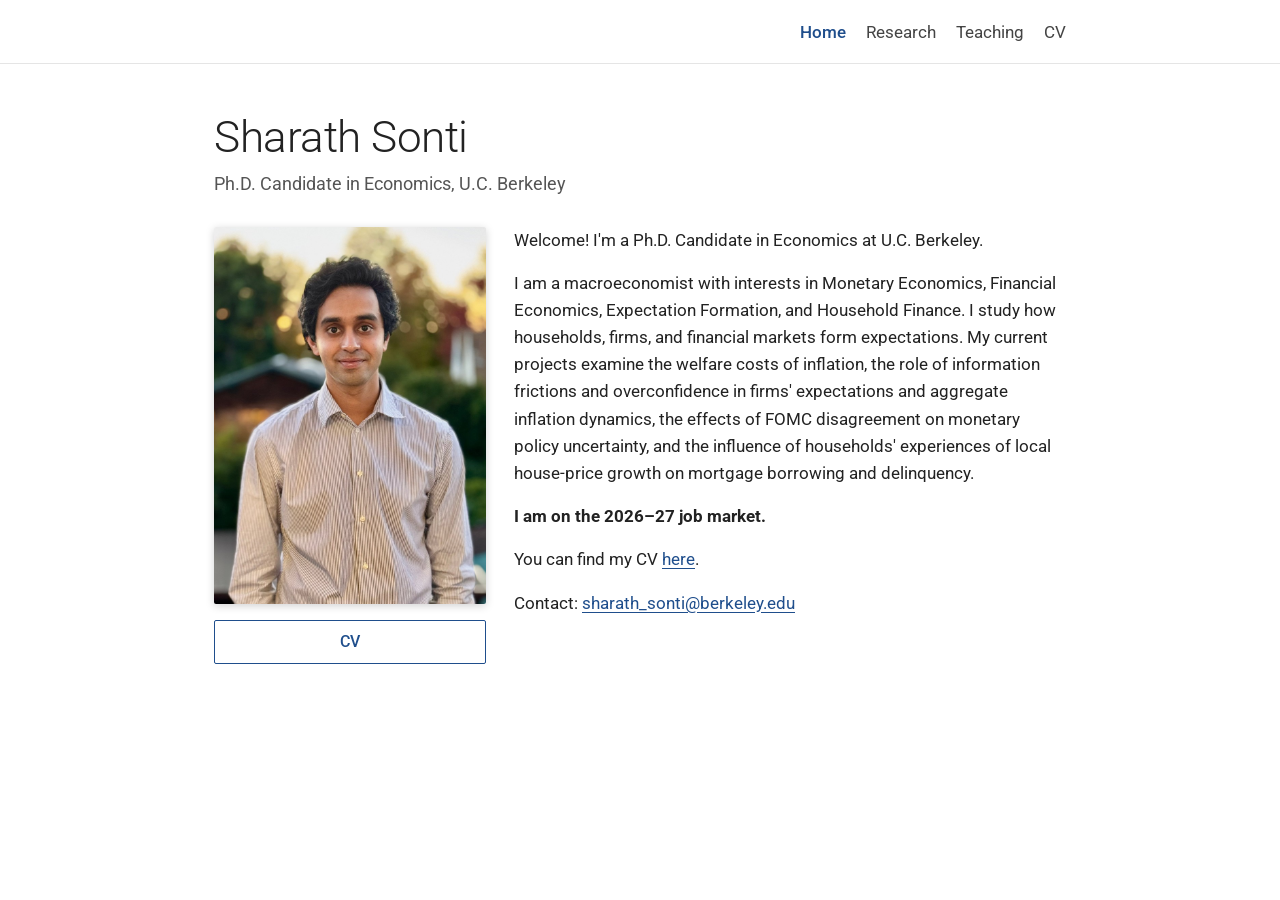
<file: index.html>
<!DOCTYPE html>
<html lang="en">
<head>
  <meta charset="UTF-8">
  <meta name="viewport" content="width=device-width, initial-scale=1.0">
  <title>Sharath Sonti | Economics Ph.D. Candidate, UC Berkeley</title>
  <link rel="preconnect" href="https://fonts.googleapis.com">
  <link rel="preconnect" href="https://fonts.gstatic.com" crossorigin>
  <link rel="stylesheet" href="https://fonts.googleapis.com/css2?family=Roboto:wght@300;400;500;700&display=swap">
  <link rel="stylesheet" href="style.css">
  <meta name="description" content="Sharath Sonti is a Ph.D. candidate in Economics at UC Berkeley working on macroeconomics, monetary economics, financial economics, expectation formation, and household finance.">
  <link rel="canonical" href="https://sharathsonti.github.io/">
  <meta property="og:type" content="website">
  <meta property="og:site_name" content="Sharath Sonti">
  <meta property="og:title" content="Sharath Sonti | Economics Ph.D. Candidate, UC Berkeley">
  <meta property="og:description" content="Sharath Sonti is a Ph.D. candidate in Economics at UC Berkeley working on macroeconomics, monetary economics, financial economics, expectation formation, and household finance.">
  <meta property="og:url" content="https://sharathsonti.github.io/">
  <meta property="og:image" content="https://sharathsonti.github.io/sharath-sonti.jpg">
  <meta name="twitter:card" content="summary">
  <script type="application/ld+json">
  {
    "@context": "https://schema.org",
    "@type": "Person",
    "name": "Sharath Sonti",
    "url": "https://sharathsonti.github.io/",
    "image": "https://sharathsonti.github.io/sharath-sonti.jpg",
    "email": "mailto:sharath_sonti@berkeley.edu",
    "jobTitle": "Ph.D. Candidate in Economics",
    "affiliation": {
      "@type": "CollegeOrUniversity",
      "name": "University of California, Berkeley",
      "url": "https://www.berkeley.edu/"
    },
    "alumniOf": [
      {"@type": "CollegeOrUniversity", "name": "CEMFI"},
      {"@type": "CollegeOrUniversity", "name": "Shiv Nadar University"}
    ],
    "knowsAbout": ["Macroeconomics", "Monetary economics", "Financial economics", "Expectation formation", "Household finance"],
    "sameAs": [
      "https://scholar.google.com/citations?user=fjrGcEkAAAAJ",
      "https://github.com/sharathsonti",
      "https://papers.ssrn.com/sol3/cf_dev/AbsByAuth.cfm?per_id=8545280",
      "https://www.linkedin.com/in/sharath-sonti-4645ba169/"
    ]
  }
  </script>
</head>
<body>
  <nav class="site-nav">
    <ul>
      <li><a href="index.html" class="active">Home</a></li>
      <li><a href="research.html">Research</a></li>
      <li><a href="teaching.html">Teaching</a></li>
      <li><a href="Sharath_Sonti_CV.pdf">CV</a></li>
    </ul>
  </nav>

  <main class="home">
    <h1 class="home__name">Sharath Sonti</h1>
    <p class="home__title">Ph.D. Candidate in Economics, U.C. Berkeley</p>

    <div class="home__row">
      <div class="home__aside">
        <img class="home__photo" src="sharath-sonti.jpg" alt="Portrait of Sharath Sonti" width="800" height="1111">
        <a class="home__cv" href="Sharath_Sonti_CV.pdf">CV</a>
      </div>

      <div class="home__bio">
        <p>Welcome! I'm a Ph.D. Candidate in Economics at U.C. Berkeley.</p>

        <p>I am a macroeconomist with interests in Monetary Economics, Financial Economics, Expectation Formation, and Household Finance. I study how households, firms, and financial markets form expectations. My current projects examine the welfare costs of inflation, the role of information frictions and overconfidence in firms' expectations and aggregate inflation dynamics, the effects of FOMC disagreement on monetary policy uncertainty, and the influence of households' experiences of local house-price growth on mortgage borrowing and delinquency.</p>

        <p><strong>I am on the 2026&ndash;27 job market.</strong></p>

        <p>You can find my CV <a href="Sharath_Sonti_CV.pdf">here</a>.</p>

        <p>Contact: <a href="mailto:sharath_sonti@berkeley.edu">sharath_sonti@berkeley.edu</a></p>
      </div>
    </div>
  </main>
</body>
</html>
</file>
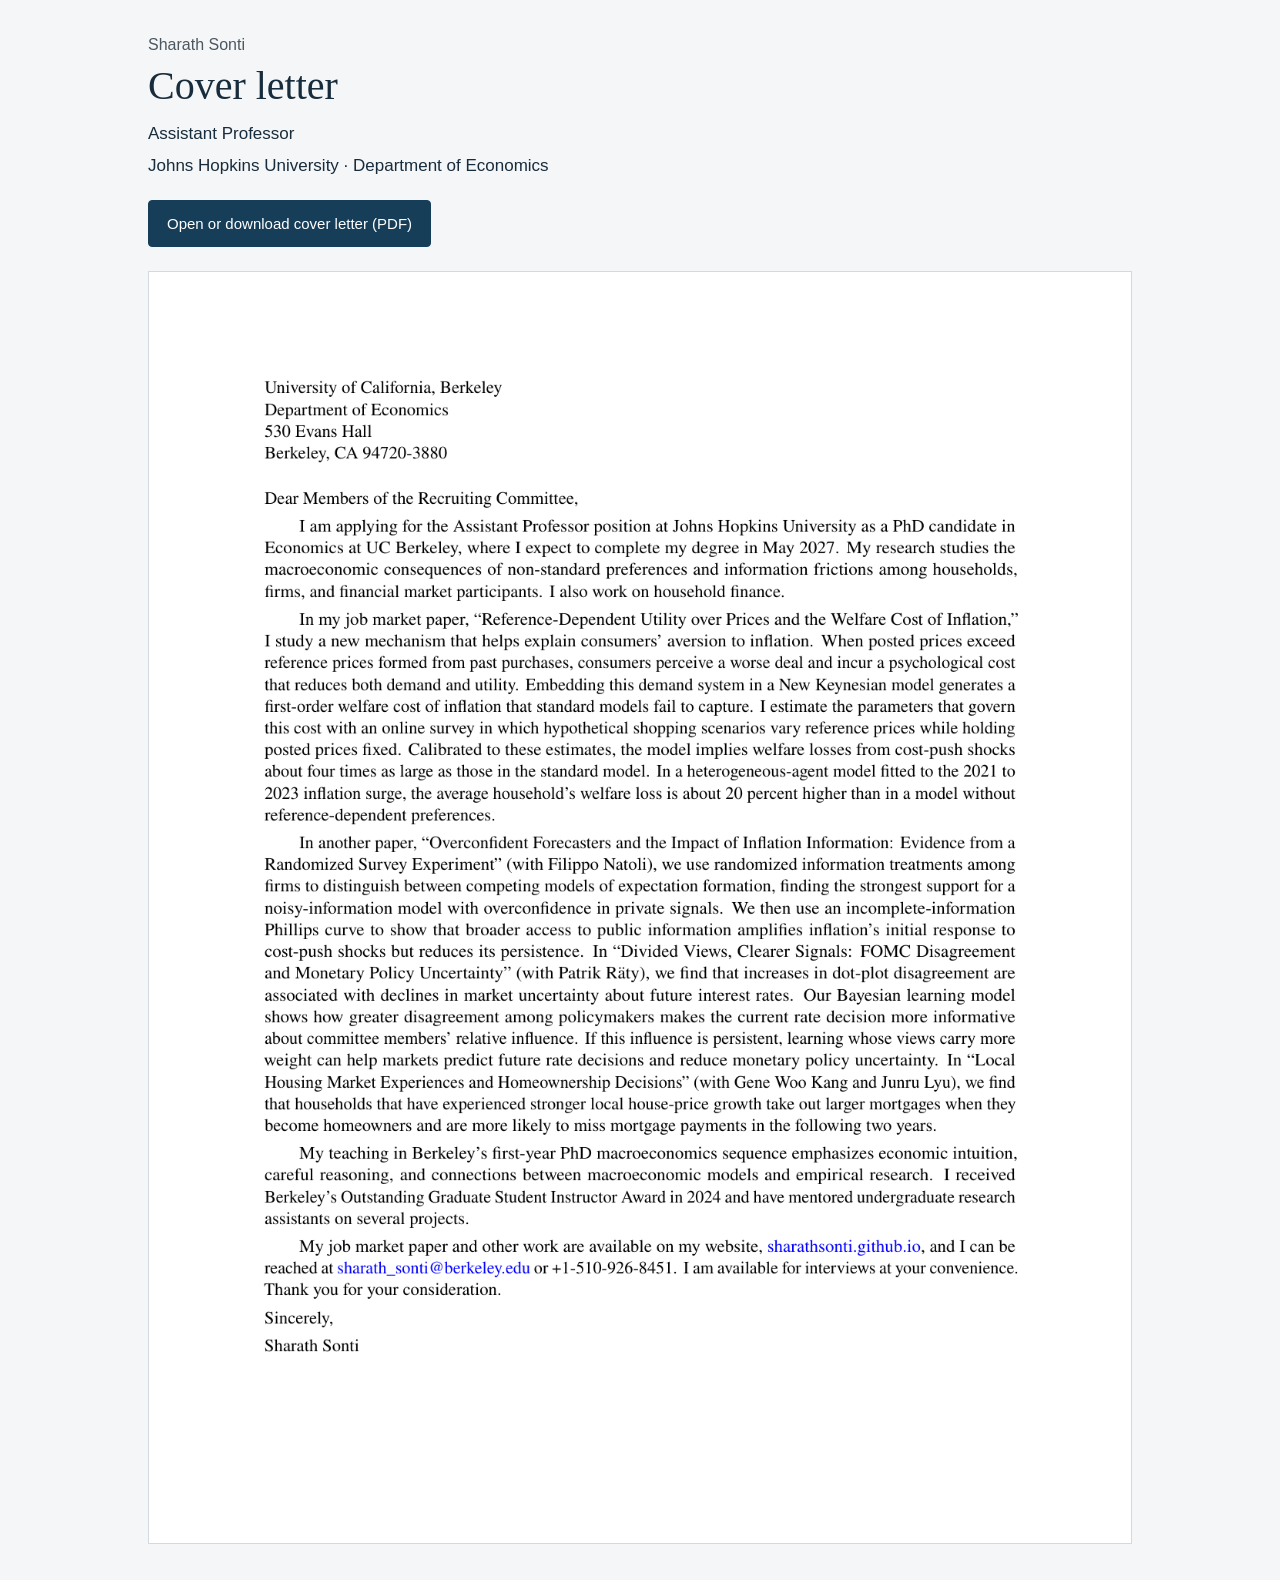
<file: cover-letters/3ffb8ebd1ed8498185c2cfe641ea8164/johns-hopkins/index.html>
<!doctype html>
<html lang="en">
<head>
  <meta charset="utf-8">
  <meta name="viewport" content="width=device-width, initial-scale=1">
  <meta name="robots" content="noindex, nofollow, noarchive">
  <meta name="referrer" content="no-referrer">
  <title>Sharath Sonti — Johns Hopkins Cover Letter</title>
  <style>
    :root { color-scheme: light; font-family: Arial, Helvetica, sans-serif; color: #172c3c; background: #f5f6f7; }
    * { box-sizing: border-box; }
    body { margin: 0; }
    main { max-width: 1040px; margin: 0 auto; padding: 36px 28px; }
    header { margin-bottom: 24px; }
    .name { margin: 0 0 8px; color: #4b5861; font-size: 16px; }
    h1 { margin: 0 0 12px; font-family: Georgia, 'Times New Roman', serif; font-size: clamp(30px, 4vw, 40px); font-weight: 400; }
    .position { margin: 0 0 6px; font-size: 17px; line-height: 1.5; }
    .institution { margin: 0 0 22px; font-size: 17px; line-height: 1.5; }
    .pdf-link { display: inline-block; padding: 12px 18px; border: 1px solid #173e59; border-radius: 4px; background: #173e59; color: #fff; font-size: 15px; line-height: 1.4; text-decoration: none; }
    .pdf-link:hover { background: #245675; }
    a:focus-visible { outline: 3px solid #ba6b13; outline-offset: 4px; }
    .letter-preview { display: block; width: 100%; height: auto; border: 1px solid #d3d9de; background: #fff; }
    @media (max-width: 600px) {
      main { padding: 24px 16px; }
    }
    @media print { header { display: none; } main { padding: 0; } }
  </style>
</head>
<body>
  <main>
    <header>
      <p class="name">Sharath Sonti</p>
      <h1>Cover letter</h1>
      <p class="position">Assistant Professor</p>
      <p class="institution">Johns Hopkins University · Department of Economics</p>
      <a class="pdf-link" href="Sharath_Sonti_Cover_Letter_Johns_Hopkins_Economics.pdf" target="_blank" rel="noopener noreferrer nofollow">Open or download cover letter (PDF)</a>
    </header>
    <a href="Sharath_Sonti_Cover_Letter_Johns_Hopkins_Economics.pdf" target="_blank" rel="noopener noreferrer nofollow" aria-label="Open the cover letter PDF">
      <img class="letter-preview" src="cover-letter-preview.png" width="1275" height="1650" alt="Preview of Sharath Sonti's one-page cover letter for the Assistant Professor position at Johns Hopkins University. Open the PDF for selectable text.">
    </a>
  </main>
</body>
</html>
</file>
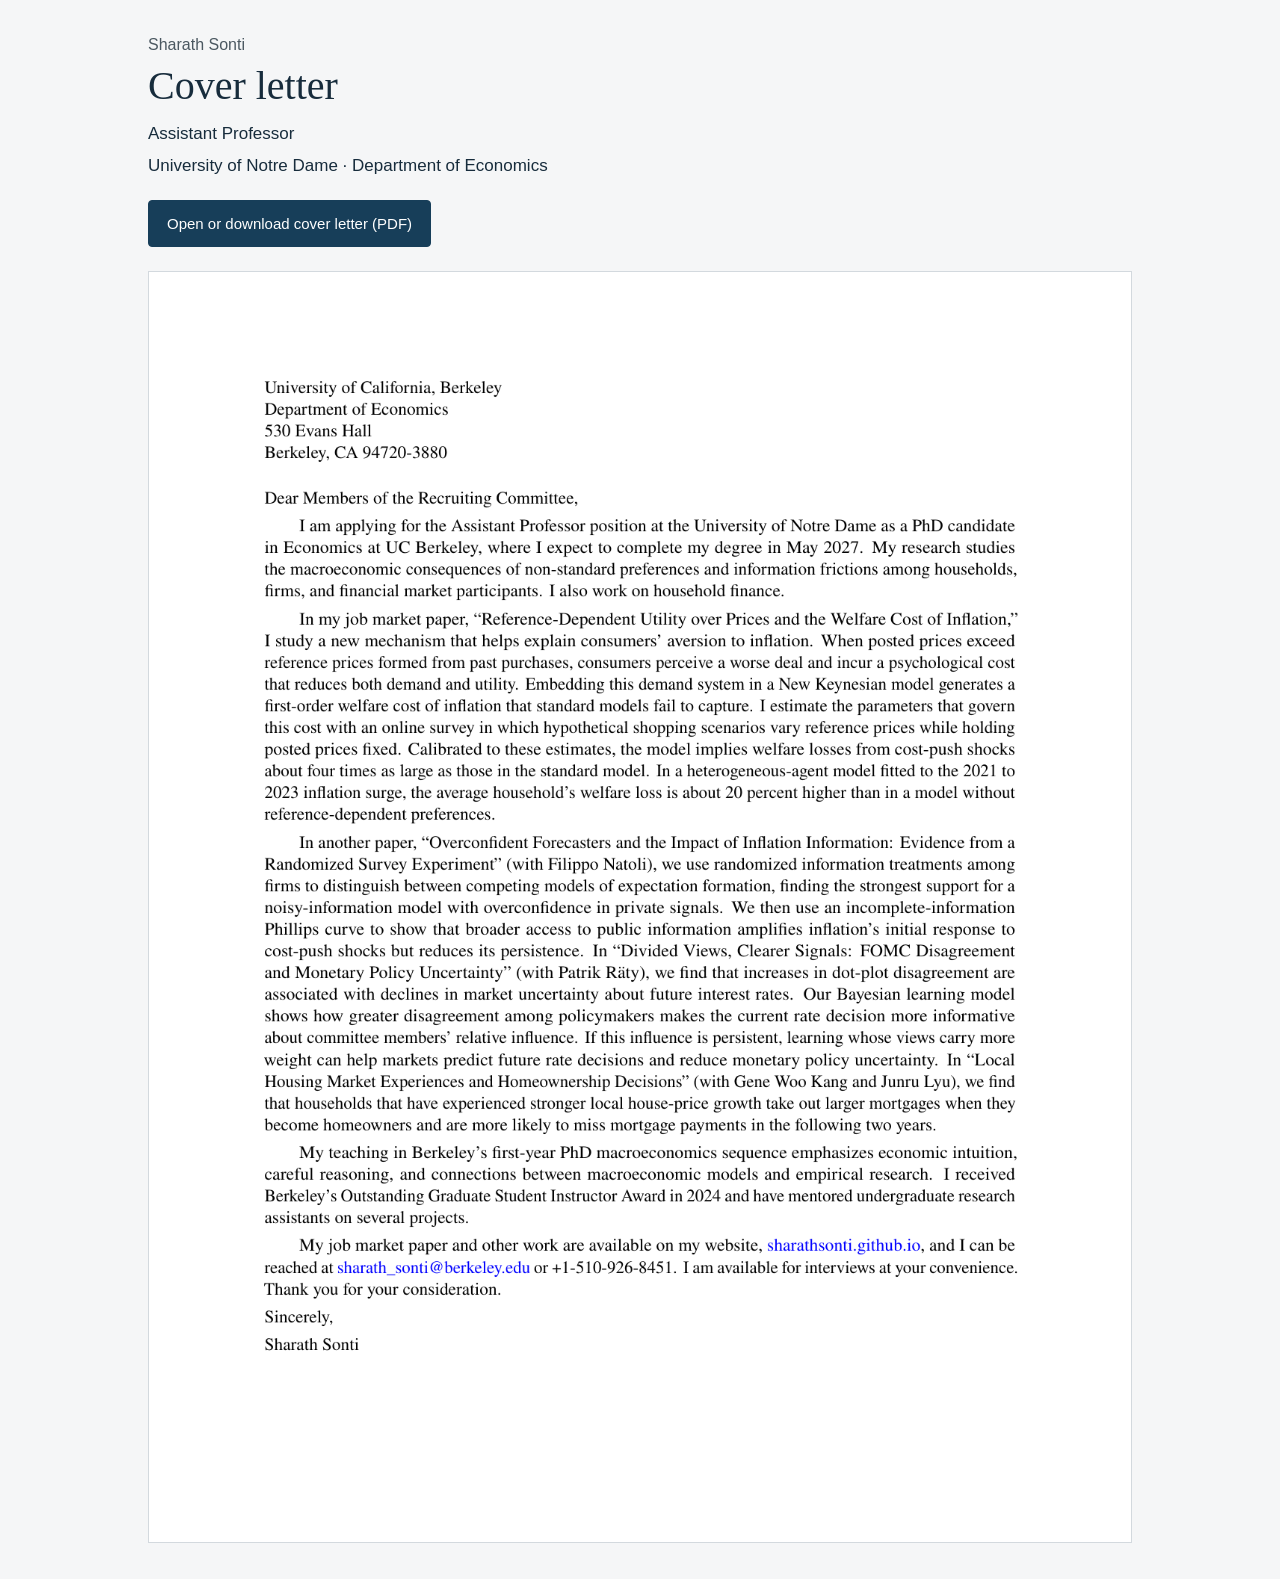
<file: cover-letters/e55b8f6ce4864c9589405b5ad6bcb66e/notre-dame-economics/index.html>
<!doctype html>
<html lang="en">
<head>
  <meta charset="utf-8">
  <meta name="viewport" content="width=device-width, initial-scale=1">
  <meta name="robots" content="noindex, nofollow, noarchive">
  <meta name="referrer" content="no-referrer">
  <title>Sharath Sonti — Notre Dame Economics Cover Letter</title>
  <style>
    :root { color-scheme: light; font-family: Arial, Helvetica, sans-serif; color: #172c3c; background: #f5f6f7; }
    * { box-sizing: border-box; }
    body { margin: 0; }
    main { max-width: 1040px; margin: 0 auto; padding: 36px 28px; }
    header { margin-bottom: 24px; }
    .name { margin: 0 0 8px; color: #4b5861; font-size: 16px; }
    h1 { margin: 0 0 12px; font-family: Georgia, 'Times New Roman', serif; font-size: clamp(30px, 4vw, 40px); font-weight: 400; }
    .position { margin: 0 0 6px; font-size: 17px; line-height: 1.5; }
    .institution { margin: 0 0 22px; font-size: 17px; line-height: 1.5; }
    .pdf-link { display: inline-block; padding: 12px 18px; border: 1px solid #173e59; border-radius: 4px; background: #173e59; color: #fff; font-size: 15px; line-height: 1.4; text-decoration: none; }
    .pdf-link:hover { background: #245675; }
    a:focus-visible { outline: 3px solid #ba6b13; outline-offset: 4px; }
    .letter-preview { display: block; width: 100%; height: auto; border: 1px solid #d3d9de; background: #fff; }
    @media (max-width: 600px) {
      main { padding: 24px 16px; }
    }
    @media print { header { display: none; } main { padding: 0; } }
  </style>
</head>
<body>
  <main>
    <header>
      <p class="name">Sharath Sonti</p>
      <h1>Cover letter</h1>
      <p class="position">Assistant Professor</p>
      <p class="institution">University of Notre Dame · Department of Economics</p>
      <a class="pdf-link" href="Sharath_Sonti_Cover_Letter_Notre_Dame_Economics.pdf" target="_blank" rel="noopener noreferrer nofollow">Open or download cover letter (PDF)</a>
    </header>
    <a href="Sharath_Sonti_Cover_Letter_Notre_Dame_Economics.pdf" target="_blank" rel="noopener noreferrer nofollow" aria-label="Open the cover letter PDF">
      <img class="letter-preview" src="cover-letter-preview.png" width="1314" height="1700" alt="Preview of Sharath Sonti's one-page cover letter for the Assistant Professor position at the University of Notre Dame. Open the PDF for selectable text.">
    </a>
  </main>
</body>
</html>
</file>
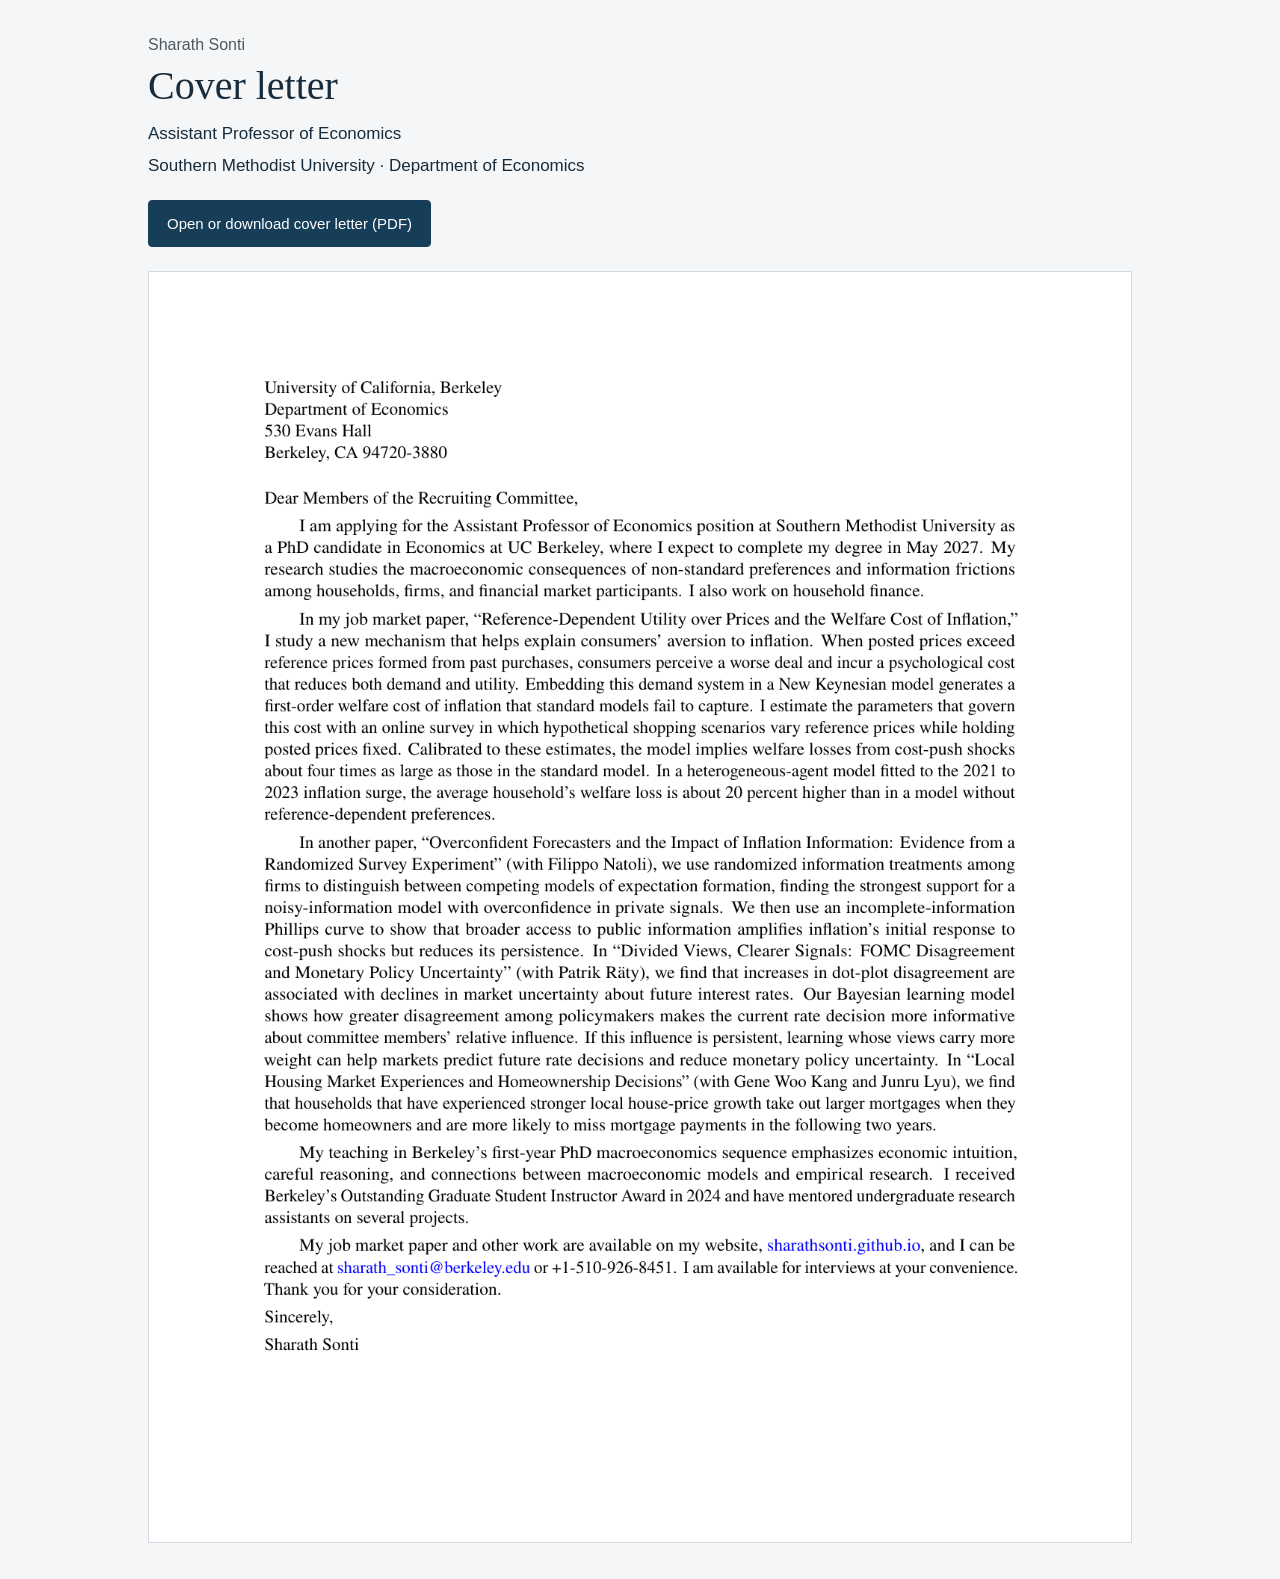
<file: cover-letters/e8c210cd069c49c696e786b732a72692/smu-dallas-economics/index.html>
<!doctype html>
<html lang="en">
<head>
  <meta charset="utf-8">
  <meta name="viewport" content="width=device-width, initial-scale=1">
  <meta name="robots" content="noindex, nofollow, noarchive">
  <meta name="referrer" content="no-referrer">
  <title>Sharath Sonti — SMU Dallas Cover Letter</title>
  <style>
    :root { color-scheme: light; font-family: Arial, Helvetica, sans-serif; color: #172c3c; background: #f5f6f7; }
    * { box-sizing: border-box; }
    body { margin: 0; }
    main { max-width: 1040px; margin: 0 auto; padding: 36px 28px; }
    header { margin-bottom: 24px; }
    .name { margin: 0 0 8px; color: #4b5861; font-size: 16px; }
    h1 { margin: 0 0 12px; font-family: Georgia, 'Times New Roman', serif; font-size: clamp(30px, 4vw, 40px); font-weight: 400; }
    .position { margin: 0 0 6px; font-size: 17px; line-height: 1.5; }
    .institution { margin: 0 0 22px; font-size: 17px; line-height: 1.5; }
    .pdf-link { display: inline-block; padding: 12px 18px; border: 1px solid #173e59; border-radius: 4px; background: #173e59; color: #fff; font-size: 15px; line-height: 1.4; text-decoration: none; }
    .pdf-link:hover { background: #245675; }
    a:focus-visible { outline: 3px solid #ba6b13; outline-offset: 4px; }
    .letter-preview { display: block; width: 100%; height: auto; border: 1px solid #d3d9de; background: #fff; }
    @media (max-width: 600px) {
      main { padding: 24px 16px; }
    }
    @media print { header { display: none; } main { padding: 0; } }
  </style>
</head>
<body>
  <main>
    <header>
      <p class="name">Sharath Sonti</p>
      <h1>Cover letter</h1>
      <p class="position">Assistant Professor of Economics</p>
      <p class="institution">Southern Methodist University · Department of Economics</p>
      <a class="pdf-link" href="Sharath_Sonti_Cover_Letter_SMU_Dallas_Economics.pdf" target="_blank" rel="noopener noreferrer nofollow">Open or download cover letter (PDF)</a>
    </header>
    <a href="Sharath_Sonti_Cover_Letter_SMU_Dallas_Economics.pdf" target="_blank" rel="noopener noreferrer nofollow" aria-label="Open the cover letter PDF">
      <img class="letter-preview" src="cover-letter-preview.png" width="1314" height="1700" alt="Preview of Sharath Sonti's one-page cover letter for the Assistant Professor position at Southern Methodist University. Open the PDF for selectable text.">
    </a>
  </main>
</body>
</html>
</file>
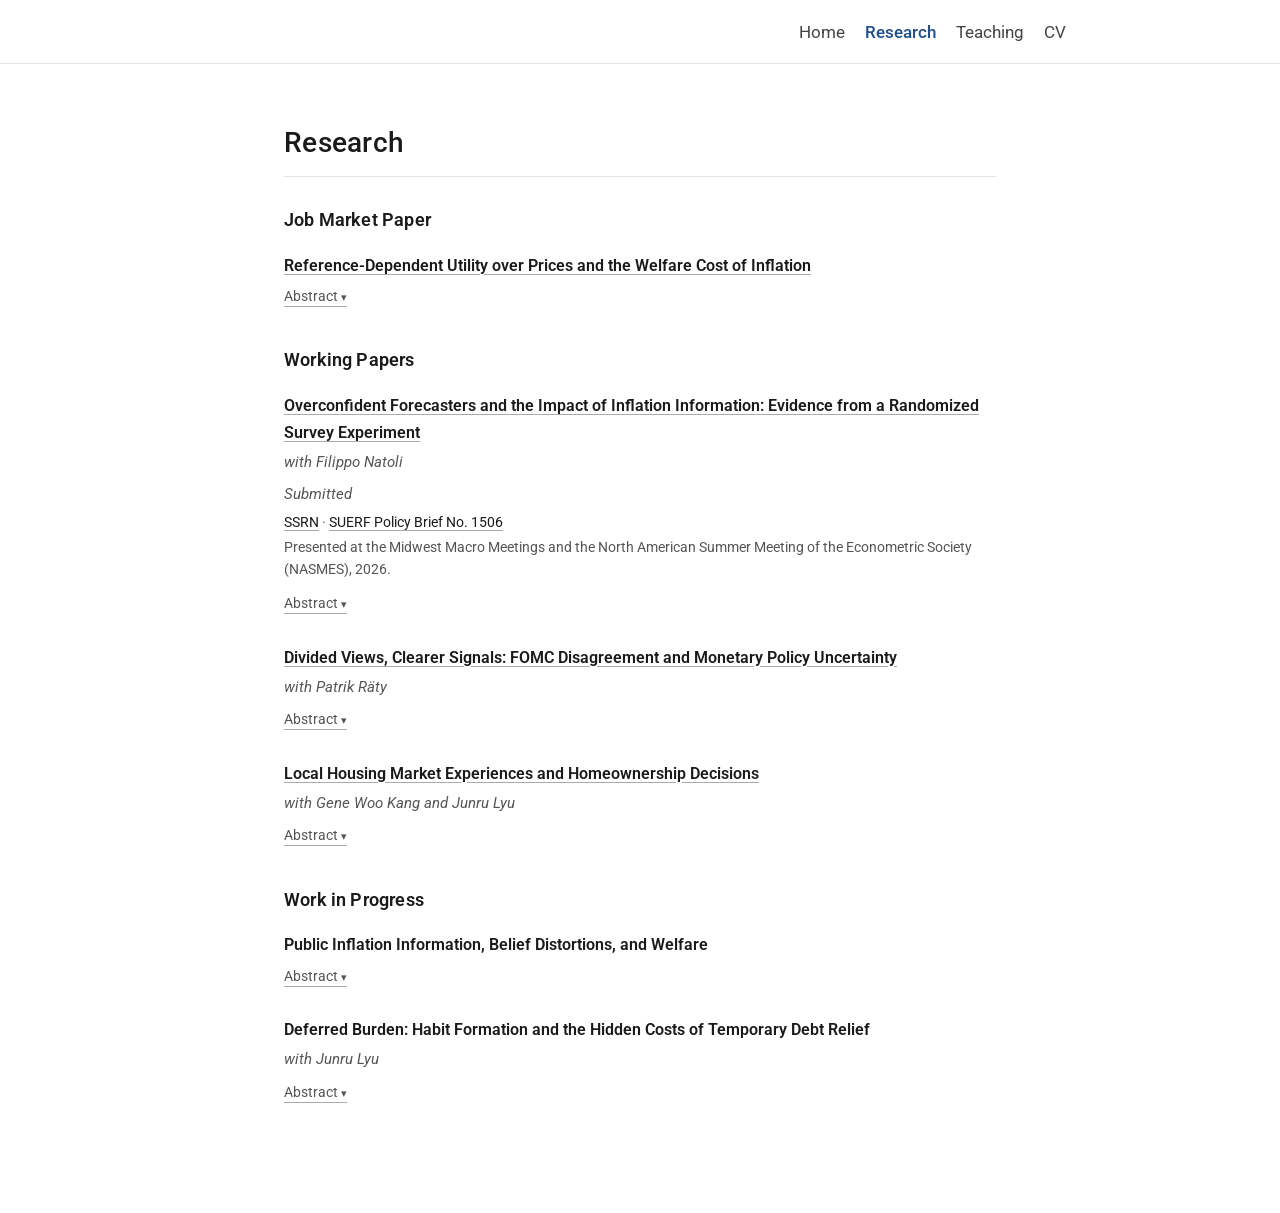
<file: research.html>
<!DOCTYPE html>
<html lang="en">
<head>
  <meta charset="UTF-8">
  <meta name="viewport" content="width=device-width, initial-scale=1.0">
  <title>Research | Sharath Sonti, UC Berkeley Economics</title>
  <link rel="preconnect" href="https://fonts.googleapis.com">
  <link rel="preconnect" href="https://fonts.gstatic.com" crossorigin>
  <link rel="stylesheet" href="https://fonts.googleapis.com/css2?family=Roboto:wght@300;400;500&display=swap">
  <link rel="stylesheet" href="style.css">
  <meta name="description" content="Working papers by Sharath Sonti, UC Berkeley Economics: welfare costs of inflation, inflation expectations and information, housing experiences and mortgage delinquency, FOMC disagreement.">
  <link rel="canonical" href="https://sharathsonti.github.io/research.html">
  <meta property="og:type" content="website">
  <meta property="og:site_name" content="Sharath Sonti">
  <meta property="og:title" content="Research | Sharath Sonti, UC Berkeley Economics">
  <meta property="og:description" content="Working papers by Sharath Sonti, UC Berkeley Economics: welfare costs of inflation, inflation expectations and information, housing experiences and mortgage delinquency, FOMC disagreement.">
  <meta property="og:url" content="https://sharathsonti.github.io/research.html">
  <meta property="og:image" content="https://sharathsonti.github.io/sharath-sonti.jpg">
  <meta name="twitter:card" content="summary">
</head>
<body>
  <nav class="site-nav">
    <ul>
      <li><a href="index.html">Home</a></li>
      <li><a href="research.html" class="active">Research</a></li>
      <li><a href="teaching.html">Teaching</a></li>
      <li><a href="Sharath_Sonti_CV.pdf">CV</a></li>
    </ul>
  </nav>

  <main>
    <h1 class="page-title">Research</h1>

    <h2 class="section-heading">Job Market Paper</h2>

    <div class="paper">
      <a href="Inflation_Costs_RD.pdf" target="_blank" class="paper-title">Reference-Dependent Utility over Prices and the Welfare Cost of Inflation</a>
      <details class="paper-details">
        <summary>Abstract</summary>
        <p class="paper-abstract">Survey evidence documents anger and perceived unfairness among consumers facing rising prices. I study a mechanism through which these reactions can generate welfare losses by embedding reference-dependent demand in a New Keynesian model. When posted prices exceed reference prices formed from past purchases, the same physical consumption bundle delivers less utility. This generates a first-order welfare cost of inflation absent from standard models. I estimate the parameters governing these losses using a survey with hypothetical shopping scenarios that vary reference prices while holding posted prices fixed. Under the baseline calibration, welfare losses are about four times those in the standard model for cost-push shocks matched to a 1% peak in quarterly inflation. To quantify this cost during the recent inflation surge, I fit a heterogeneous-agent model with reference-dependent demand for frequently purchased goods to U.S. macroeconomic data from 2021&ndash;2023. The median welfare loss across households is equivalent to 4.9% of annual steady-state consumption, about one-fifth higher than in the model without reference dependence.</p>
      </details>
    </div>

    <h2 class="section-heading">Working Papers</h2>

    <div class="paper">
      <a href="NatSon_Inflation_Expectations.pdf" target="_blank" class="paper-title">Overconfident Forecasters and the Impact of Inflation Information: Evidence from a Randomized Survey Experiment</a>
      <div class="paper-meta">with Filippo Natoli</div>
      <div class="paper-meta">Submitted</div>
      <div class="paper-links"><a href="https://papers.ssrn.com/sol3/papers.cfm?abstract_id=6224098" target="_blank">SSRN</a> &middot; <a href="https://www.suerf.org/wp-content/uploads/2026/07/SUERF-Policy-Brief-1506_Natoli-Sonti.pdf" target="_blank">SUERF Policy Brief No. 1506</a></div>
      <div class="paper-presented">Presented at the Midwest Macro Meetings and the North American Summer Meeting of the Econometric Society (NASMES), 2026.</div>
      <details class="paper-details">
        <summary>Abstract</summary>
        <div class="paper-body">
          <p class="paper-abstract">Using a long-running randomized treatment in a survey of Italian firms, we ask whether sustained access to recent inflation data changes how managers update forecasts in response to news. The treatment attenuates deviations from full-information rational expectations (FIRE): relative to non-treated managers, treated managers' consensus forecasts underreact less and individual forecasts overreact less. Among competing models, noisy information with overconfidence in private information fits the evidence best. A common signal with the experiment's precision moves the incomplete-information Phillips curve a quarter of the way toward its FIRE counterpart and raises inflation's impact response to cost-push shocks by about 25 percent.</p>
          <figure class="paper-figure">
            <a href="fig_counterfactual.png" target="_blank"><img src="fig_counterfactual.png" alt="Line chart of inflation's response to a cost-push shock over 20 six-month periods under three regimes: complete information (black solid), the non-treated calibration (blue solid) and the treated counterfactual (red dashed). The treated response is higher on impact than the non-treated one and closer to the complete-information response."></a>
            <figcaption>Inflation response to a cost-push shock: non-treated calibration vs. the common-information counterfactual (Figure 3 in the paper).</figcaption>
          </figure>
        </div>
      </details>
    </div>

    <div class="paper">
      <a href="FOMC_Disagreement_Uncertainty.pdf" target="_blank" class="paper-title">Divided Views, Clearer Signals: FOMC Disagreement and Monetary Policy Uncertainty</a>
      <div class="paper-meta">with Patrik R&auml;ty</div>
      <details class="paper-details">
        <summary>Abstract</summary>
        <p class="paper-abstract">We document that changes in disagreement amongst the members of the Federal Open Market Committee (FOMC), as measured by dispersion in the dot plots, are negatively associated with changes in market-based monetary policy uncertainty around FOMC meetings. Our preferred explanation for this negative relationship comes from a Bayesian learning model in which the market learns about the committee balance of power between hawks and doves by observing the interest rate decision and the dot plot. The model has two countervailing forces: (1) more disagreement makes the learning process stronger, as when the views of hawks and doves are further apart the current rate decision better reveals whose views shape policy, decreasing monetary policy uncertainty, and (2) more disagreement, particularly when highly persistent, makes the future range of policy actions wider, increasing monetary policy uncertainty. Finally, we use heteroskedasticity-based identification exploiting variation in the Federal Reserve's communication strategy with the introduction of the dot plot to explore the effect of monetary policy uncertainty shocks. Our monetary policy uncertainty shocks load negatively on dot plot disagreement, depress investment consistent with a real-options channel, and do not seem to affect credit spreads.</p>
      </details>
    </div>

    <div class="paper">
      <a href="Housing_Experience_Delinquency.pdf" target="_blank" class="paper-title">Local Housing Market Experiences and Homeownership Decisions</a>
      <div class="paper-meta">with Gene Woo Kang and Junru Lyu</div>
      <details class="paper-details">
        <summary>Abstract</summary>
        <p class="paper-abstract">An extensive literature documents that personally experienced returns disproportionately shape households' expectations and financial decisions. Whether these experiences lead households to make costly financial mistakes is less understood. Using residence histories from the University of California Consumer Credit Panel, we construct person-specific measures of historical county house-price returns linked to residential locations. Moving from the 25th to the 75th percentile of experienced returns predicts an increase in quarterly mortgage entry equivalent to 10.0% of the average entry probability. Higher experienced returns also predict greater mortgage borrowing and subsequent distress: among entrants, moving from the 25th to the 75th percentile of experienced returns predicts an increase in two-year delinquency equivalent to 19.8% of its average probability. In a simple model with rational expectations, households may accept greater delinquency risk when higher experienced returns signal greater future house-price appreciation. Instead, we find that higher experienced returns predict lower subsequent county house-price appreciation. These findings support an experience-based extrapolation mechanism in which optimistic housing beliefs raise mortgage commitments relative to available cash, increasing delinquency risk.</p>
      </details>
    </div>

    <h2 class="section-heading">Work in Progress</h2>

    <div class="paper">
      <span class="paper-title">Public Inflation Information, Belief Distortions, and Welfare</span>
      <details class="paper-details">
        <summary>Abstract</summary>
        <p class="paper-abstract">I study how the welfare effects of public signals about inflation depend on the belief distortions shaping firms' expectations. In a simple pricing framework with noisy information, I show that overconfidence in private information lowers welfare by amplifying firms' responses to idiosyncratic noise and increasing inefficient price dispersion. More precise public information reduces these distortions and improves welfare. With extrapolation or diagnostic expectations, more precise public information can make prices respond too strongly to aggregate shocks, generating welfare losses that may outweigh the gains from lower price dispersion.</p>
      </details>
    </div>

    <div class="paper">
      <span class="paper-title">Deferred Burden: Habit Formation and the Hidden Costs of Temporary Debt Relief</span>
      <div class="paper-meta">with Junru Lyu</div>
      <details class="paper-details">
        <summary>Abstract</summary>
        <p class="paper-abstract">While debt relief programs are often viewed as beneficial, little is known about their impact on spending habits and long-run financial health. This paper studies the federal student loan repayment pause during COVID-19 using UC-CCP panel data and a difference-in-differences design with inverse probability weighting and IV strategies. We find that while the pause modestly eased short-run financial strain and increased consumption, it also fostered habit formation: borrowers expanded recurring spending and later faced elevated delinquency once repayments resumed. These dynamics cannot be explained by a standard neoclassical model of consumption smoothing but are consistent with habit persistence induced by reference-dependent preferences.</p>
      </details>
    </div>
  </main>
</body>
</html>
</file>
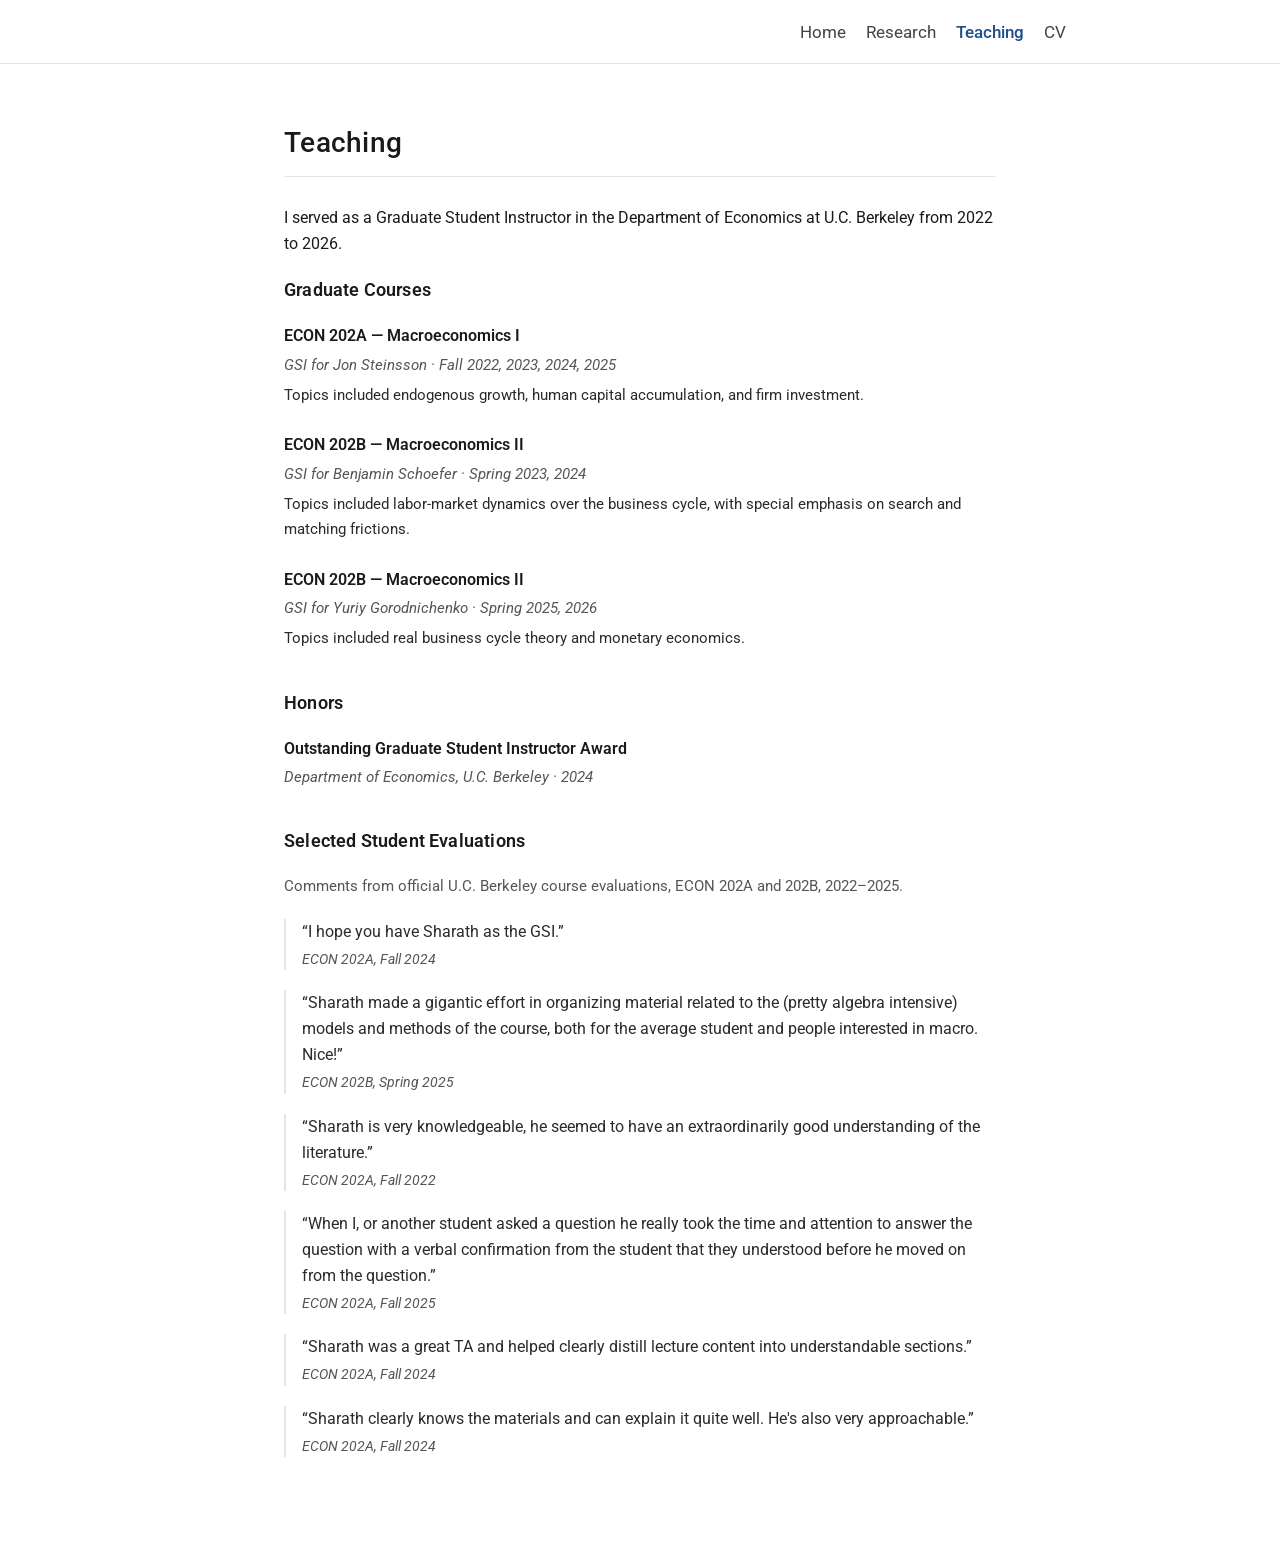
<file: teaching.html>
<!DOCTYPE html>
<html lang="en">
<head>
  <meta charset="UTF-8">
  <meta name="viewport" content="width=device-width, initial-scale=1.0">
  <title>Teaching | Sharath Sonti, UC Berkeley Economics</title>
  <link rel="preconnect" href="https://fonts.googleapis.com">
  <link rel="preconnect" href="https://fonts.gstatic.com" crossorigin>
  <link rel="stylesheet" href="https://fonts.googleapis.com/css2?family=Roboto:wght@300;400;500&display=swap">
  <link rel="stylesheet" href="style.css">
  <meta name="description" content="Sharath Sonti's teaching at UC Berkeley: Graduate Student Instructor for Ph.D. macroeconomics (ECON 202A and 202B); Outstanding Graduate Student Instructor Award, 2024.">
  <link rel="canonical" href="https://sharathsonti.github.io/teaching.html">
  <meta property="og:type" content="website">
  <meta property="og:site_name" content="Sharath Sonti">
  <meta property="og:title" content="Teaching | Sharath Sonti, UC Berkeley Economics">
  <meta property="og:description" content="Sharath Sonti's teaching at UC Berkeley: Graduate Student Instructor for Ph.D. macroeconomics (ECON 202A and 202B); Outstanding Graduate Student Instructor Award, 2024.">
  <meta property="og:url" content="https://sharathsonti.github.io/teaching.html">
  <meta property="og:image" content="https://sharathsonti.github.io/sharath-sonti.jpg">
  <meta name="twitter:card" content="summary">
</head>
<body>
  <nav class="site-nav">
    <ul>
      <li><a href="index.html">Home</a></li>
      <li><a href="research.html">Research</a></li>
      <li><a href="teaching.html" class="active">Teaching</a></li>
      <li><a href="Sharath_Sonti_CV.pdf">CV</a></li>
    </ul>
  </nav>

  <main>
    <h1 class="page-title">Teaching</h1>

    <p>I served as a Graduate Student Instructor in the Department of Economics at U.C. Berkeley from 2022 to 2026.</p>

    <h2 class="section-heading">Graduate Courses</h2>

    <div class="teaching-entry">
      <div class="teaching-course">ECON 202A — Macroeconomics I</div>
      <div class="teaching-meta">GSI for Jon Steinsson · Fall 2022, 2023, 2024, 2025</div>
      <div class="teaching-desc">Topics included endogenous growth, human capital accumulation, and firm investment.</div>
    </div>

    <div class="teaching-entry">
      <div class="teaching-course">ECON 202B — Macroeconomics II</div>
      <div class="teaching-meta">GSI for Benjamin Schoefer · Spring 2023, 2024</div>
      <div class="teaching-desc">Topics included labor-market dynamics over the business cycle, with special emphasis on search and matching frictions.</div>
    </div>

    <div class="teaching-entry">
      <div class="teaching-course">ECON 202B — Macroeconomics II</div>
      <div class="teaching-meta">GSI for Yuriy Gorodnichenko · Spring 2025, 2026</div>
      <div class="teaching-desc">Topics included real business cycle theory and monetary economics.</div>
    </div>

    <h2 class="section-heading">Honors</h2>

    <div class="teaching-entry">
      <div class="teaching-course">Outstanding Graduate Student Instructor Award</div>
      <div class="teaching-meta">Department of Economics, U.C. Berkeley · 2024</div>
    </div>

    <h2 class="section-heading">Selected Student Evaluations</h2>

    <p class="eval-note">Comments from official U.C. Berkeley course evaluations, ECON 202A and 202B, 2022–2025.</p>

    <figure class="eval">
      <blockquote>“I hope you have Sharath as the GSI.”</blockquote>
      <figcaption>ECON 202A, Fall 2024</figcaption>
    </figure>

    <figure class="eval">
      <blockquote>“Sharath made a gigantic effort in organizing material related to the (pretty algebra intensive) models and methods of the course, both for the average student and people interested in macro. Nice!”</blockquote>
      <figcaption>ECON 202B, Spring 2025</figcaption>
    </figure>

    <figure class="eval">
      <blockquote>“Sharath is very knowledgeable, he seemed to have an extraordinarily good understanding of the literature.”</blockquote>
      <figcaption>ECON 202A, Fall 2022</figcaption>
    </figure>

    <figure class="eval">
      <blockquote>“When I, or another student asked a question he really took the time and attention to answer the question with a verbal confirmation from the student that they understood before he moved on from the question.”</blockquote>
      <figcaption>ECON 202A, Fall 2025</figcaption>
    </figure>

    <figure class="eval">
      <blockquote>“Sharath was a great TA and helped clearly distill lecture content into understandable sections.”</blockquote>
      <figcaption>ECON 202A, Fall 2024</figcaption>
    </figure>

    <figure class="eval">
      <blockquote>“Sharath clearly knows the materials and can explain it quite well. He's also very approachable.”</blockquote>
      <figcaption>ECON 202A, Fall 2024</figcaption>
    </figure>
  </main>
</body>
</html>
</file>
<file: style.css>
* {
  box-sizing: border-box;
  margin: 0;
  padding: 0;
}

html {
  font-size: 16px;
}

body {
  font-family: 'Roboto', 'Helvetica Neue', Helvetica, Arial, sans-serif;
  color: #1a1a1a;
  background: #fff;
  line-height: 1.65;
  -webkit-font-smoothing: antialiased;
}

nav.site-nav {
  border-bottom: 1px solid #e5e5e5;
  background: #fff;
}

nav.site-nav ul {
  max-width: 900px;
  margin: 0 auto;
  padding: 1.1rem 1.5rem;
  list-style: none;
  display: flex;
  flex-wrap: wrap;
  justify-content: flex-end;
  gap: 0.25rem 1.25rem;
  font-size: 17px;
}

nav.site-nav a {
  color: #444;
  text-decoration: none;
}

nav.site-nav a:hover {
  color: #1f4e8c;
}

nav.site-nav a.active {
  color: #1f4e8c;
  font-weight: 500;
}

main {
  max-width: 760px;
  margin: 0 auto;
  padding: 3.5rem 1.5rem 5rem;
}

h1 {
  font-size: 1.85rem;
  font-weight: 500;
  letter-spacing: 0.01em;
  margin-bottom: 0.4rem;
}

/* Homepage: name and subtitle on top, then photo + CV button beside the intro text */
main.home {
  max-width: 900px;
  padding-top: 3rem;
  padding-bottom: 4rem;
  color: #222;
}

.home__name {
  font-size: 44px;
  font-weight: 300;
  letter-spacing: -0.5px;
  line-height: 1.15;
  margin: 0 0 6px;
}

.home__title {
  font-size: 18px;
  color: #555;
  margin: 0 0 28px;
}

.home__row {
  display: flex;
  flex-wrap: wrap;
  gap: 28px;
  align-items: flex-start;
}

.home__aside {
  flex: 0 1 272px;
  min-width: 220px;
  display: flex;
  flex-direction: column;
  gap: 16px;
}

.home__photo {
  display: block;
  width: 100%;
  height: auto; /* required: otherwise the img's height attribute overrides aspect-ratio */
  aspect-ratio: 18 / 25;
  object-fit: cover;
  border-radius: 2px;
  box-shadow: 0 2px 8px rgba(0, 0, 0, 0.18);
}

.home__cv {
  display: flex;
  align-items: center;
  justify-content: center;
  min-height: 44px;
  border: 1px solid #1f4e8c;
  border-radius: 2px;
  color: #1f4e8c;
  font-weight: 500;
  font-size: 16px;
  text-decoration: none;
}

.home__cv:hover {
  background: #1f4e8c;
  color: #fff;
}

.home__bio {
  flex: 999 1 360px;
  min-width: 0;
  font-size: 17px;
  line-height: 1.6;
}

.home__bio p {
  margin: 0 0 16px;
}

.home__bio p:last-child {
  margin-bottom: 0;
}

.home__bio a {
  color: #1f4e8c;
  text-decoration-color: currentcolor;
}

.home__bio a:hover {
  color: #163a69;
  text-decoration-color: currentcolor;
}

.page-title {
  font-size: 1.75rem;
  font-weight: 500;
  margin-bottom: 1.75rem;
  padding-bottom: 0.6rem;
  border-bottom: 1px solid #e5e5e5;
}

p {
  margin-bottom: 1.1rem;
}

a {
  color: #1a1a1a;
  text-decoration: underline;
  text-decoration-color: #aaa;
  text-underline-offset: 3px;
}

a:hover {
  text-decoration-color: #1a1a1a;
}

h2.section-heading {
  font-size: 1.15rem;
  font-weight: 600;
  margin-top: 2.25rem;
  margin-bottom: 1.1rem;
  letter-spacing: 0.01em;
}

h2.section-heading:first-of-type {
  margin-top: 0.5rem;
}

.paper {
  margin-bottom: 1.75rem;
}

.paper-title {
  font-weight: 600;
  font-size: 1.02rem;
  margin-bottom: 0.2rem;
  display: block;
}

.paper-meta {
  color: #555;
  font-size: 0.95rem;
  font-style: italic;
  margin-bottom: 0.4rem;
}

.paper-abstract {
  font-size: 0.95rem;
  color: #2a2a2a;
  text-align: justify;
}

.paper-links {
  font-size: 0.85rem;
  color: #555;
  margin: -0.15rem 0 0.15rem;
}

.paper-presented {
  font-size: 0.85rem;
  color: #555;
  margin: 0 0 0.6rem;
}

.paper-details {
  margin-top: 0.1rem;
}

.paper-details summary {
  display: inline-block;
  cursor: pointer;
  font-size: 0.85rem;
  color: #555;
  list-style: none;
  line-height: 1.4;
  border-bottom: 1px solid #aaa;
  user-select: none;
}

.paper-details summary::-webkit-details-marker {
  display: none;
}

.paper-details summary::after {
  content: " \25BE";
  font-size: 0.8em;
}

.paper-details[open] summary::after {
  content: " \25B4";
}

.paper-details summary:hover {
  color: #1a1a1a;
  border-bottom-color: #1a1a1a;
}

.paper-details summary:focus-visible {
  outline: 1px dotted #1a1a1a;
  outline-offset: 2px;
}

.paper-details > .paper-abstract,
.paper-details > .paper-body {
  margin-top: 0.6rem;
}

.paper-details .paper-abstract {
  margin-bottom: 0.4rem;
}

.paper-body {
  display: flex;
  gap: 1.25rem;
  align-items: flex-start;
}

.paper-figure {
  flex: 0 0 240px;
  margin: 0;
}

.paper-figure a {
  display: block;
  text-decoration: none;
}

.paper-figure img {
  width: 100%;
  height: auto;
  display: block;
}

.paper-figure figcaption {
  font-size: 0.8rem;
  color: #555;
  margin-top: 0.3rem;
  line-height: 1.45;
}

.teaching-entry {
  margin-bottom: 1.5rem;
}

.teaching-course {
  font-weight: 600;
  font-size: 1.02rem;
}

.teaching-meta {
  color: #555;
  font-size: 0.95rem;
  font-style: italic;
  margin: 0.15rem 0 0.35rem;
}

.teaching-desc {
  font-size: 0.95rem;
  color: #2a2a2a;
}

.eval-note {
  color: #555;
  font-size: 0.95rem;
  margin-bottom: 1.25rem;
}

.eval {
  margin: 0 0 1.25rem;
  padding-left: 1rem;
  border-left: 2px solid #e5e5e5;
}

.eval blockquote {
  font-size: 0.98rem;
  color: #2a2a2a;
}

.eval figcaption {
  color: #555;
  font-size: 0.85rem;
  font-style: italic;
  margin-top: 0.2rem;
}

@media (max-width: 600px) {
  nav.site-nav ul {
    padding: 0.9rem 1.25rem;
  }
  main {
    padding: 2.25rem 1.25rem 4rem;
  }
  h1 {
    font-size: 1.55rem;
  }
  .page-title {
    font-size: 1.45rem;
  }
  .paper-body {
    flex-direction: column;
  }
  .paper-figure {
    flex-basis: auto;
    max-width: 320px;
  }
}

@media (max-width: 640px) {
  main.home {
    padding-top: 2rem;
  }
  .home__name {
    font-size: 34px;
  }
  .home__aside {
    flex-basis: 100%;
    max-width: 272px;
    margin: 0 auto;
  }
}
</file>
